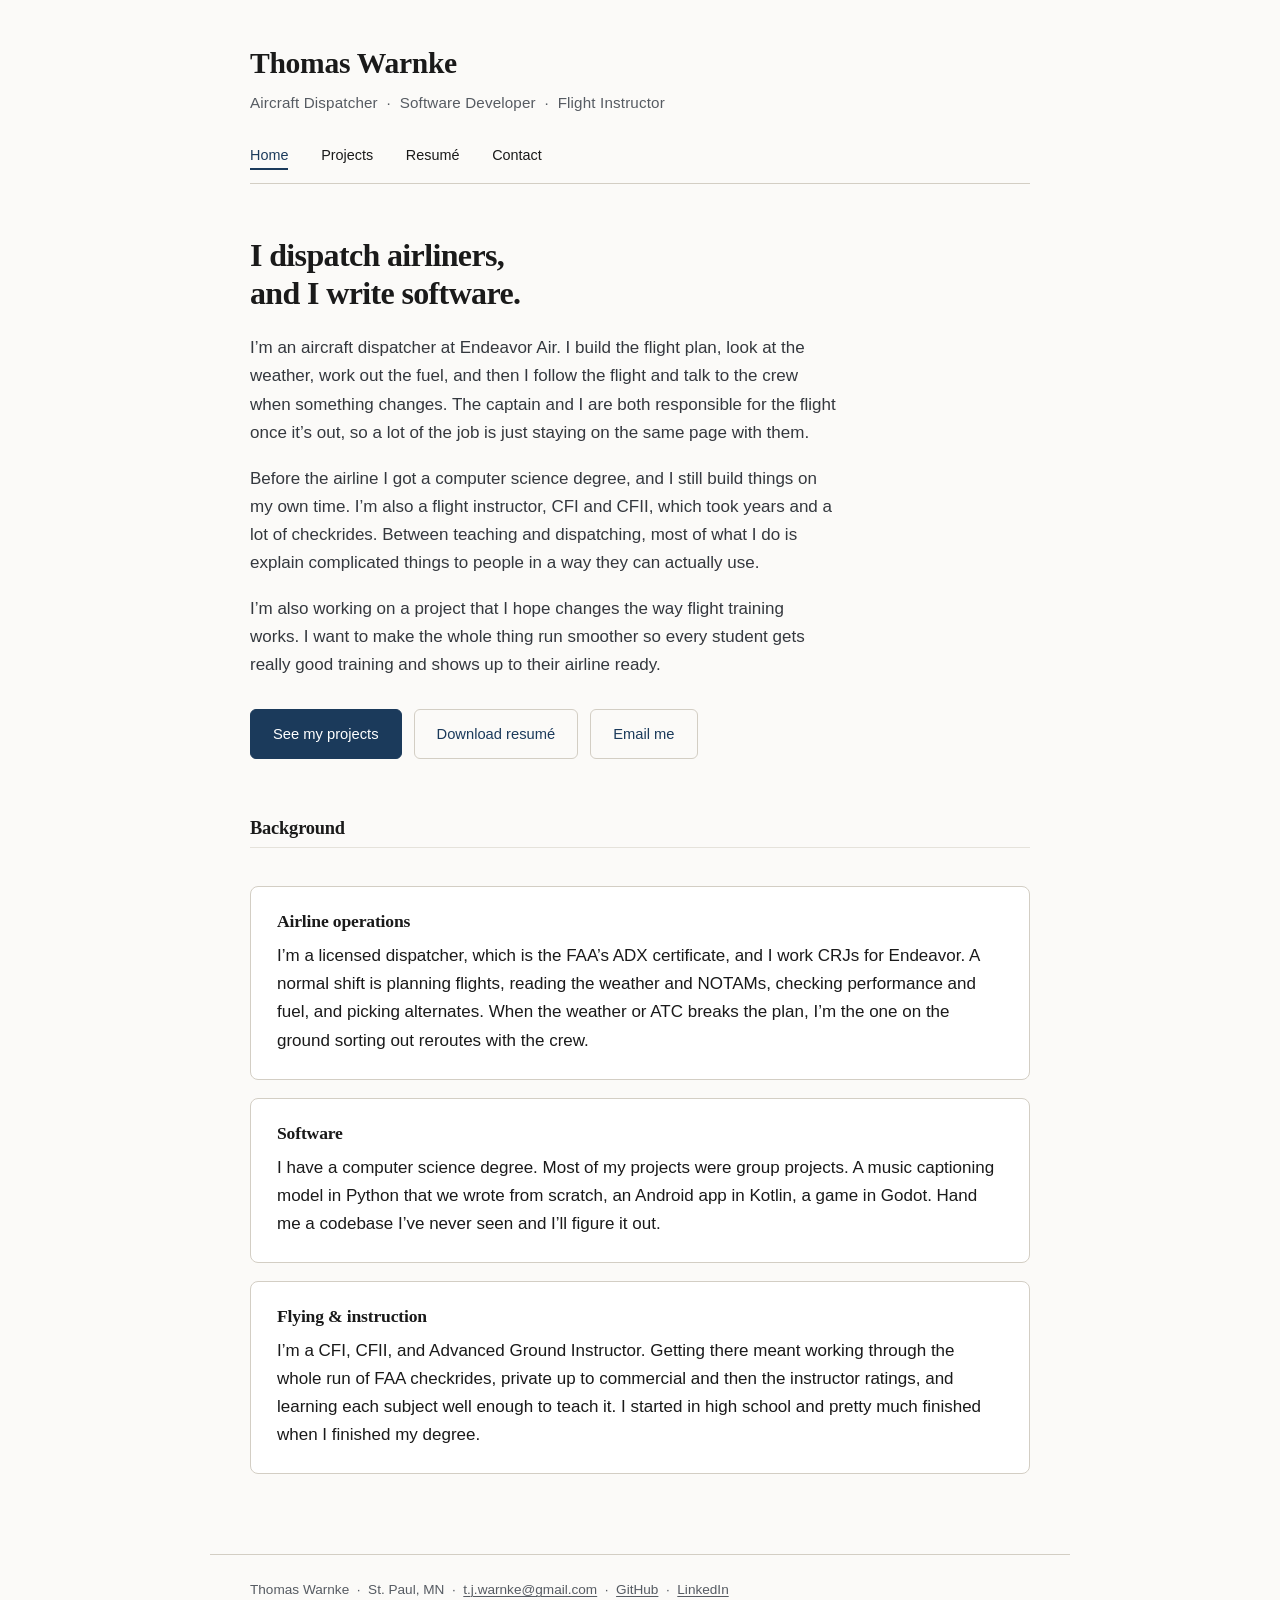
<file: index.html>
<!DOCTYPE html>
<html lang="en">

<head>
<meta charset="UTF-8">
<title>Thomas Warnke</title>
<link rel="stylesheet" href="style.css">
<meta name="viewport" content="width=device-width, initial-scale=1.0">
<meta name="description" content="Thomas Warnke. Aircraft dispatcher at Endeavor Air, computer science graduate, and flight instructor.">
<link rel="icon" type="image/png" href="favicon.png">
</head>

<body>

<header>
<h1>Thomas Warnke</h1>
<p class="tagline">Aircraft Dispatcher &nbsp;·&nbsp; Software Developer &nbsp;·&nbsp; Flight Instructor</p>

<nav class="navbar">
<a href="index.html" class="active">Home</a>
<a href="projects.html">Projects</a>
<a href="resume.pdf">Resumé</a>
<a href="contact.html">Contact</a>
</nav>
</header>

<main>

<section class="hero">
<h2>I dispatch airliners,<br>and I write software.</h2>
<p>
I&rsquo;m an aircraft dispatcher at Endeavor Air. I build the flight plan, look at the weather,
work out the fuel, and then I follow the flight and talk to the crew when something changes.
The captain and I are both responsible for the flight once it&rsquo;s out, so a lot of the job
is just staying on the same page with them.
</p>
<p>
Before the airline I got a computer science degree, and I still build things on my own time.
I&rsquo;m also a flight instructor, CFI and CFII, which took years and a lot of checkrides.
Between teaching and dispatching, most of what I do is explain complicated things to people in
a way they can actually use.
</p>
<p>
I&rsquo;m also working on a project that I hope changes the way flight training works. I want
to make the whole thing run smoother so every student gets really good training and shows up
to their airline ready.
</p>
<div class="cta-row">
<a class="button" href="projects.html">See my projects</a>
<a class="button button-ghost" href="resume.pdf">Download resumé</a>
<a class="button button-ghost" href="mailto:t.j.warnke@gmail.com">Email me</a>
</div>
</section>

<section class="highlights">
<h2>Background</h2>

<div class="highlight-card">
<h3>Airline operations</h3>
<p>
I&rsquo;m a licensed dispatcher, which is the FAA&rsquo;s ADX certificate, and I work CRJs for
Endeavor. A normal shift is planning flights, reading the weather and NOTAMs, checking
performance and fuel, and picking alternates. When the weather or ATC breaks the plan,
I&rsquo;m the one on the ground sorting out reroutes with the crew.
</p>
</div>

<div class="highlight-card">
<h3>Software</h3>
<p>
I have a computer science degree. Most of my projects were group projects. A music captioning
model in Python that we wrote from scratch, an Android app in Kotlin, a game in Godot. Hand me
a codebase I&rsquo;ve never seen and I&rsquo;ll figure it out.
</p>
</div>

<div class="highlight-card">
<h3>Flying &amp; instruction</h3>
<p>
I&rsquo;m a CFI, CFII, and Advanced Ground Instructor. Getting there meant working through the
whole run of FAA checkrides, private up to commercial and then the instructor ratings, and
learning each subject well enough to teach it. I started in high school and pretty much
finished when I finished my degree.
</p>
</div>

</section>

</main>

<footer>
<p>Thomas Warnke &nbsp;·&nbsp; St. Paul, MN &nbsp;·&nbsp;
<a href="mailto:t.j.warnke@gmail.com">t.j.warnke@gmail.com</a> &nbsp;·&nbsp;
<a href="https://github.com/tjwarnke">GitHub</a> &nbsp;·&nbsp;
<a href="https://www.linkedin.com/in/tjwarnke/">LinkedIn</a></p>
</footer>

</body>
</html>
</file>
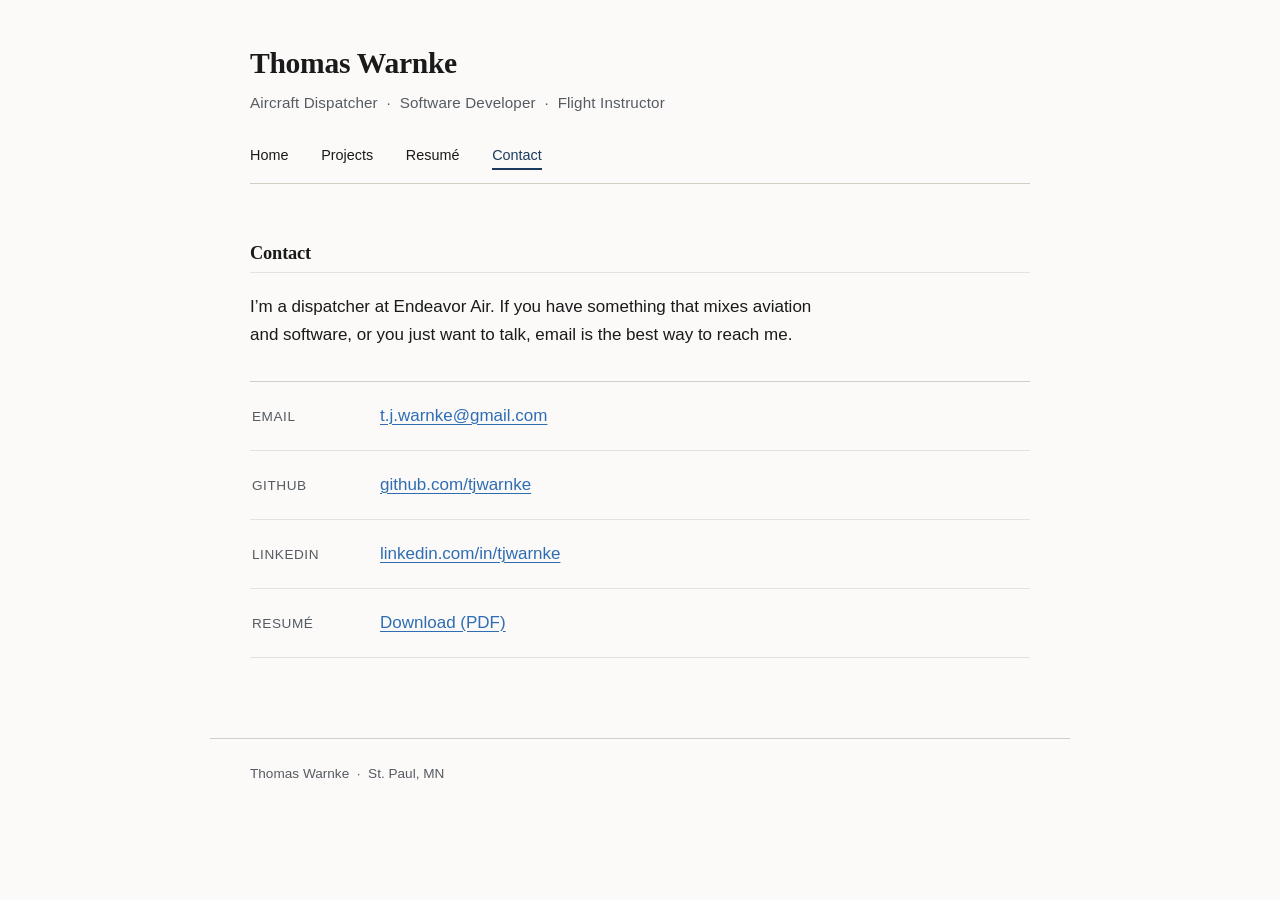
<file: contact.html>
<!DOCTYPE html>
<html lang="en">

<head>
<meta charset="UTF-8">
<title>Contact | Thomas Warnke</title>
<link rel="stylesheet" href="style.css">
<meta name="viewport" content="width=device-width, initial-scale=1.0">
<meta name="description" content="Get in touch with Thomas Warnke.">
<link rel="icon" type="image/png" href="favicon.png">
</head>

<body>

<header>
<h1>Thomas Warnke</h1>
<p class="tagline">Aircraft Dispatcher &nbsp;·&nbsp; Software Developer &nbsp;·&nbsp; Flight Instructor</p>

<nav class="navbar">
<a href="index.html">Home</a>
<a href="projects.html">Projects</a>
<a href="resume.pdf">Resumé</a>
<a href="contact.html" class="active">Contact</a>
</nav>

</header>

<main>

<section class="contact">

<h2>Contact</h2>

<p>
I&rsquo;m a dispatcher at Endeavor Air. If you have something that mixes aviation and software,
or you just want to talk, email is the best way to reach me.
</p>

<ul class="contact-list">
<li><strong>Email</strong><a href="mailto:t.j.warnke@gmail.com">t.j.warnke@gmail.com</a></li>
<li><strong>GitHub</strong><a href="https://github.com/tjwarnke">github.com/tjwarnke</a></li>
<li><strong>LinkedIn</strong><a href="https://www.linkedin.com/in/tjwarnke/">linkedin.com/in/tjwarnke</a></li>
<li><strong>Resumé</strong><a href="resume.pdf">Download (PDF)</a></li>
</ul>

</section>

</main>

<footer>
<p>Thomas Warnke &nbsp;·&nbsp; St. Paul, MN</p>
</footer>

</body>
</html>
</file>
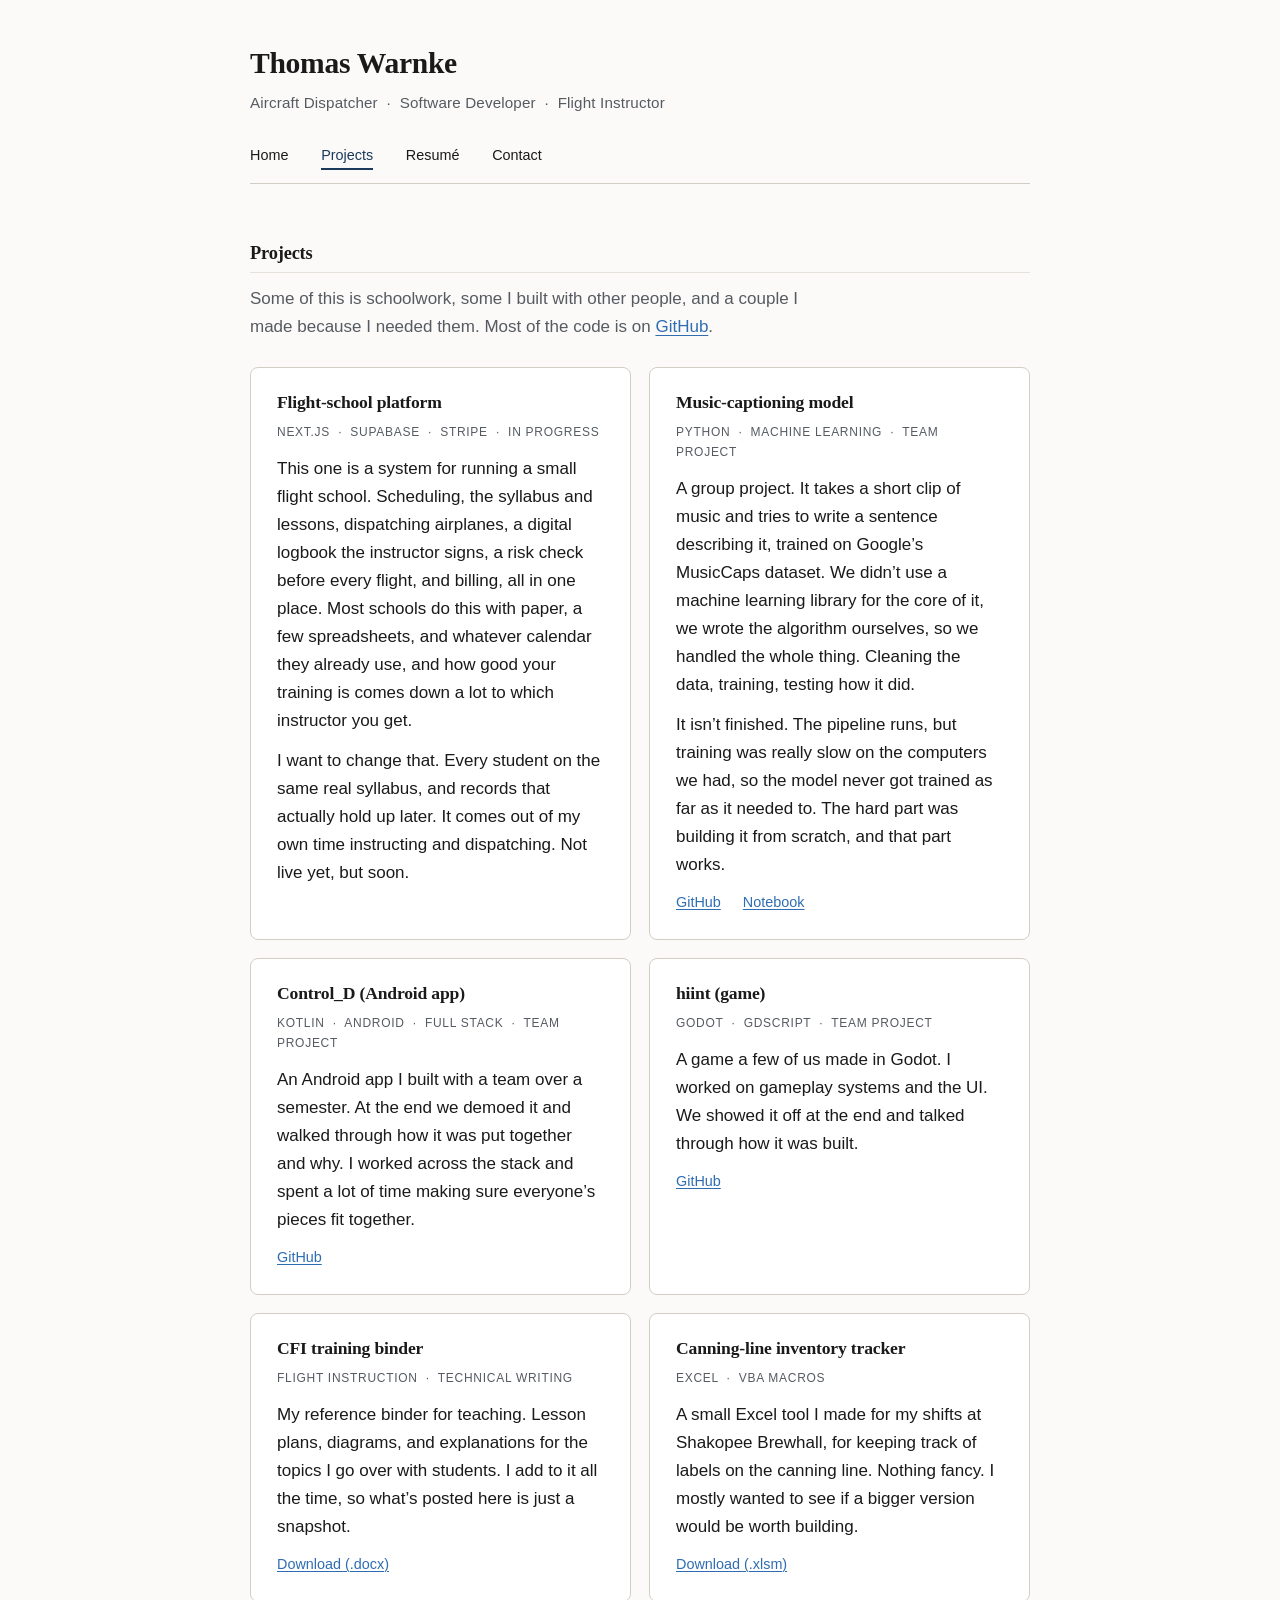
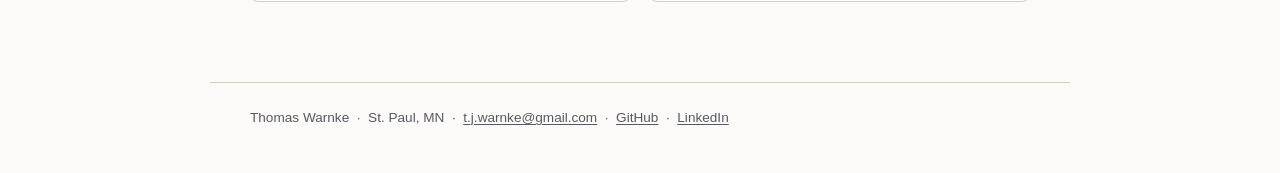
<file: projects.html>
<!DOCTYPE html>
<html lang="en">

<head>
<meta charset="UTF-8">
<title>Projects | Thomas Warnke</title>
<link rel="stylesheet" href="style.css">
<meta name="viewport" content="width=device-width, initial-scale=1.0">
<meta name="description" content="Software and aviation projects by Thomas Warnke.">
<link rel="icon" type="image/png" href="favicon.png">
</head>

<body>

<header>
<h1>Thomas Warnke</h1>
<p class="tagline">Aircraft Dispatcher &nbsp;·&nbsp; Software Developer &nbsp;·&nbsp; Flight Instructor</p>

<nav class="navbar">
<a href="index.html">Home</a>
<a href="projects.html" class="active">Projects</a>
<a href="resume.pdf">Resumé</a>
<a href="contact.html">Contact</a>
</nav>
</header>

<main>

<section class="projects">

<h2>Projects</h2>
<p class="section-intro">
Some of this is schoolwork, some I built with other people, and a couple I made because I
needed them. Most of the code is on <a href="https://github.com/tjwarnke">GitHub</a>.
</p>

<div class="project-grid">

<div class="project-card">
<h3>Flight-school platform</h3>
<p class="tags">Next.js &nbsp;·&nbsp; Supabase &nbsp;·&nbsp; Stripe &nbsp;·&nbsp; in progress</p>
<p>
This one is a system for running a small flight school. Scheduling, the syllabus and lessons,
dispatching airplanes, a digital logbook the instructor signs, a risk check before every
flight, and billing, all in one place. Most schools do this with paper, a few spreadsheets,
and whatever calendar they already use, and how good your training is comes down a lot to
which instructor you get.
</p>
<p>
I want to change that. Every student on the same real syllabus, and records that actually hold
up later. It comes out of my own time instructing and dispatching. Not live yet, but soon.
</p>
</div>

<div class="project-card">
<h3>Music-captioning model</h3>
<p class="tags">Python &nbsp;·&nbsp; machine learning &nbsp;·&nbsp; team project</p>
<p>
A group project. It takes a short clip of music and tries to write a sentence describing it,
trained on Google&rsquo;s MusicCaps dataset. We didn&rsquo;t use a machine learning library for
the core of it, we wrote the algorithm ourselves, so we handled the whole thing. Cleaning the
data, training, testing how it did.
</p>
<p>
It isn&rsquo;t finished. The pipeline runs, but training was really slow on the computers we
had, so the model never got trained as far as it needed to. The hard part was building it from
scratch, and that part works.
</p>
<p class="links">
<a href="https://github.com/tjwarnke/MLProject">GitHub</a>
<a href="the_model.ipynb">Notebook</a>
</p>
</div>

<div class="project-card">
<h3>Control_D (Android app)</h3>
<p class="tags">Kotlin &nbsp;·&nbsp; Android &nbsp;·&nbsp; full stack &nbsp;·&nbsp; team project</p>
<p>
An Android app I built with a team over a semester. At the end we demoed it and walked through
how it was put together and why. I worked across the stack and spent a lot of time making sure
everyone&rsquo;s pieces fit together.
</p>
<p class="links">
<a href="https://github.com/tjwarnke/Control_D">GitHub</a>
</p>
</div>

<div class="project-card">
<h3>hiint (game)</h3>
<p class="tags">Godot &nbsp;·&nbsp; GDScript &nbsp;·&nbsp; team project</p>
<p>
A game a few of us made in Godot. I worked on gameplay systems and the UI. We showed it off at
the end and talked through how it was built.
</p>
<p class="links">
<a href="https://github.com/tjwarnke/hiint">GitHub</a>
</p>
</div>

<div class="project-card">
<h3>CFI training binder</h3>
<p class="tags">flight instruction &nbsp;·&nbsp; technical writing</p>
<p>
My reference binder for teaching. Lesson plans, diagrams, and explanations for the topics I go
over with students. I add to it all the time, so what&rsquo;s posted here is just a snapshot.
</p>
<p class="links">
<a href="Binder.docx">Download (.docx)</a>
</p>
</div>

<div class="project-card">
<h3>Canning-line inventory tracker</h3>
<p class="tags">Excel &nbsp;·&nbsp; VBA macros</p>
<p>
A small Excel tool I made for my shifts at Shakopee Brewhall, for keeping track of labels on
the canning line. Nothing fancy. I mostly wanted to see if a bigger version would be worth
building.
</p>
<p class="links">
<a href="labels.xlsm">Download (.xlsm)</a>
</p>
</div>

</div>

</section>

</main>

<footer>
<p>Thomas Warnke &nbsp;·&nbsp; St. Paul, MN &nbsp;·&nbsp;
<a href="mailto:t.j.warnke@gmail.com">t.j.warnke@gmail.com</a> &nbsp;·&nbsp;
<a href="https://github.com/tjwarnke">GitHub</a> &nbsp;·&nbsp;
<a href="https://www.linkedin.com/in/tjwarnke/">LinkedIn</a></p>
</footer>

</body>
</html>
</file>
<file: style.css>
/* ---------- Tokens ---------- */
:root {
    --bg: #fbfaf8;
    --surface: #ffffff;
    --ink: #1a1a1a;
    --muted: #565b62;
    --line: #e5e2db;
    --line-strong: #d3cec4;
    --accent: #1b3a5b;
    --accent-bright: #2f6db3;
    --measure: 62ch;
    --wrap: 860px;
    --pad: clamp(20px, 5vw, 40px);
}

* { box-sizing: border-box; }

html { -webkit-text-size-adjust: 100%; }

body {
    font-family: -apple-system, BlinkMacSystemFont, "Segoe UI", Roboto, Helvetica, Arial, sans-serif;
    margin: 0;
    background: var(--bg);
    color: var(--ink);
    line-height: 1.65;
    font-size: 17px;
    -webkit-font-smoothing: antialiased;
}

h1, h2, h3 {
    font-family: Charter, "Iowan Old Style", "Palatino Linotype", Palatino, Georgia, serif;
    line-height: 1.2;
    letter-spacing: -0.01em;
    color: var(--ink);
}

a {
    color: var(--accent-bright);
    text-underline-offset: 0.15em;
    text-decoration-thickness: 1px;
}
a:hover { color: var(--accent); }

/* ---------- Header ---------- */
header {
    max-width: var(--wrap);
    margin: 0 auto;
    padding: 46px var(--pad) 0;
}

header h1 {
    margin: 0;
    font-size: 1.85rem;
}

.tagline {
    margin: 8px 0 0;
    color: var(--muted);
    font-size: 0.95rem;
    letter-spacing: 0.01em;
}

.navbar {
    margin-top: 26px;
    padding-bottom: 14px;
    border-bottom: 1px solid var(--line-strong);
}

.navbar a {
    color: var(--ink);
    text-decoration: none;
    margin-right: 28px;
    font-size: 0.9rem;
    font-weight: 500;
    position: relative;
    padding-bottom: 6px;
}

.navbar a::after {
    content: "";
    position: absolute;
    left: 0;
    bottom: -1px;
    width: 100%;
    height: 2px;
    background: var(--accent);
    transform: scaleX(0);
    transform-origin: left;
    transition: transform 0.25s ease;
}

.navbar a:hover::after,
.navbar a.active::after { transform: scaleX(1); }

.navbar a.active { color: var(--accent); }

/* ---------- Layout ---------- */
main {
    max-width: var(--wrap);
    margin: 0 auto;
    padding: 0 var(--pad);
}

section { margin: 58px 0; }

section > h2 {
    font-size: 1.15rem;
    margin: 0 0 20px;
    padding-bottom: 8px;
    border-bottom: 1px solid var(--line);
}

.section-intro {
    color: var(--muted);
    max-width: var(--measure);
    margin: -8px 0 26px;
}

/* ---------- Hero ---------- */
.hero { margin-top: 52px; }

.hero h2 {
    font-size: clamp(1.55rem, 3.2vw, 2rem);
    line-height: 1.2;
    letter-spacing: -0.02em;
    margin: 0 0 22px;
    padding: 0;
    border: 0;
}

.hero p {
    max-width: var(--measure);
    margin: 0 0 18px;
    color: #34383e;
}

.cta-row {
    margin-top: 30px;
    display: flex;
    flex-wrap: wrap;
    gap: 12px;
}

/* ---------- Buttons ---------- */
.button {
    display: inline-block;
    background: var(--accent);
    color: #fff;
    padding: 12px 22px;
    border: 1px solid var(--accent);
    border-radius: 6px;
    text-decoration: none;
    font-size: 0.92rem;
    font-weight: 500;
    transition: background 0.18s ease, border-color 0.18s ease, color 0.18s ease;
}

.button:hover { background: #15304a; border-color: #15304a; color: #fff; }

.button-ghost {
    background: transparent;
    color: var(--accent);
    border-color: var(--line-strong);
}

.button-ghost:hover { background: #fff; color: var(--accent); border-color: var(--accent); }

/* ---------- Cards ---------- */
.highlights { display: grid; gap: 18px; }

.project-grid {
    display: grid;
    gap: 18px;
    grid-template-columns: repeat(auto-fit, minmax(290px, 1fr));
}

.highlight-card,
.project-card {
    background: var(--surface);
    border: 1px solid var(--line-strong);
    border-radius: 8px;
    padding: 24px 26px;
    transition: border-color 0.18s ease;
}

.highlight-card:hover,
.project-card:hover { border-color: #b9b2a3; }

.highlight-card h3,
.project-card h3 {
    margin: 0 0 10px;
    font-size: 1.1rem;
}

.highlight-card p,
.project-card p { margin: 0; }

.highlight-card p + p,
.project-card p + p { margin-top: 12px; }

.tags {
    color: var(--muted);
    font-size: 0.75rem;
    letter-spacing: 0.06em;
    text-transform: uppercase;
}

.links { font-size: 0.9rem; margin-top: 14px; }
.links a { margin-right: 18px; font-weight: 500; }

/* ---------- Contact ---------- */
.contact p { max-width: var(--measure); }

.contact-list {
    list-style: none;
    padding: 0;
    margin: 32px 0 0;
    border-top: 1px solid var(--line-strong);
}

.contact-list li {
    display: flex;
    align-items: baseline;
    gap: 32px;
    padding: 20px 2px;
    border-bottom: 1px solid var(--line);
}

.contact-list li strong {
    flex: 0 0 96px;
    color: var(--muted);
    font-weight: 500;
    font-size: 0.85rem;
    letter-spacing: 0.04em;
    text-transform: uppercase;
}

.contact-list li a { word-break: break-word; }

/* ---------- Footer ---------- */
footer {
    max-width: var(--wrap);
    margin: 80px auto 0;
    padding: 24px var(--pad) 44px;
    border-top: 1px solid var(--line-strong);
    color: var(--muted);
    font-size: 0.85rem;
}

footer p { margin: 0; }
footer a { color: var(--muted); }
footer a:hover { color: var(--accent); }

/* ---------- Mobile ---------- */
@media (max-width: 620px) {
    body { font-size: 16px; }

    header { padding-top: 34px; }

    .navbar a {
        display: inline-block;
        margin: 0 22px 8px 0;
    }

    section { margin: 44px 0; }
    .hero { margin-top: 40px; }

    .cta-row .button { flex: 1 1 100%; text-align: center; }

    .contact-list li {
        flex-direction: column;
        gap: 4px;
        padding: 16px 2px;
    }
    .contact-list li strong { flex-basis: auto; }
}
</file>
